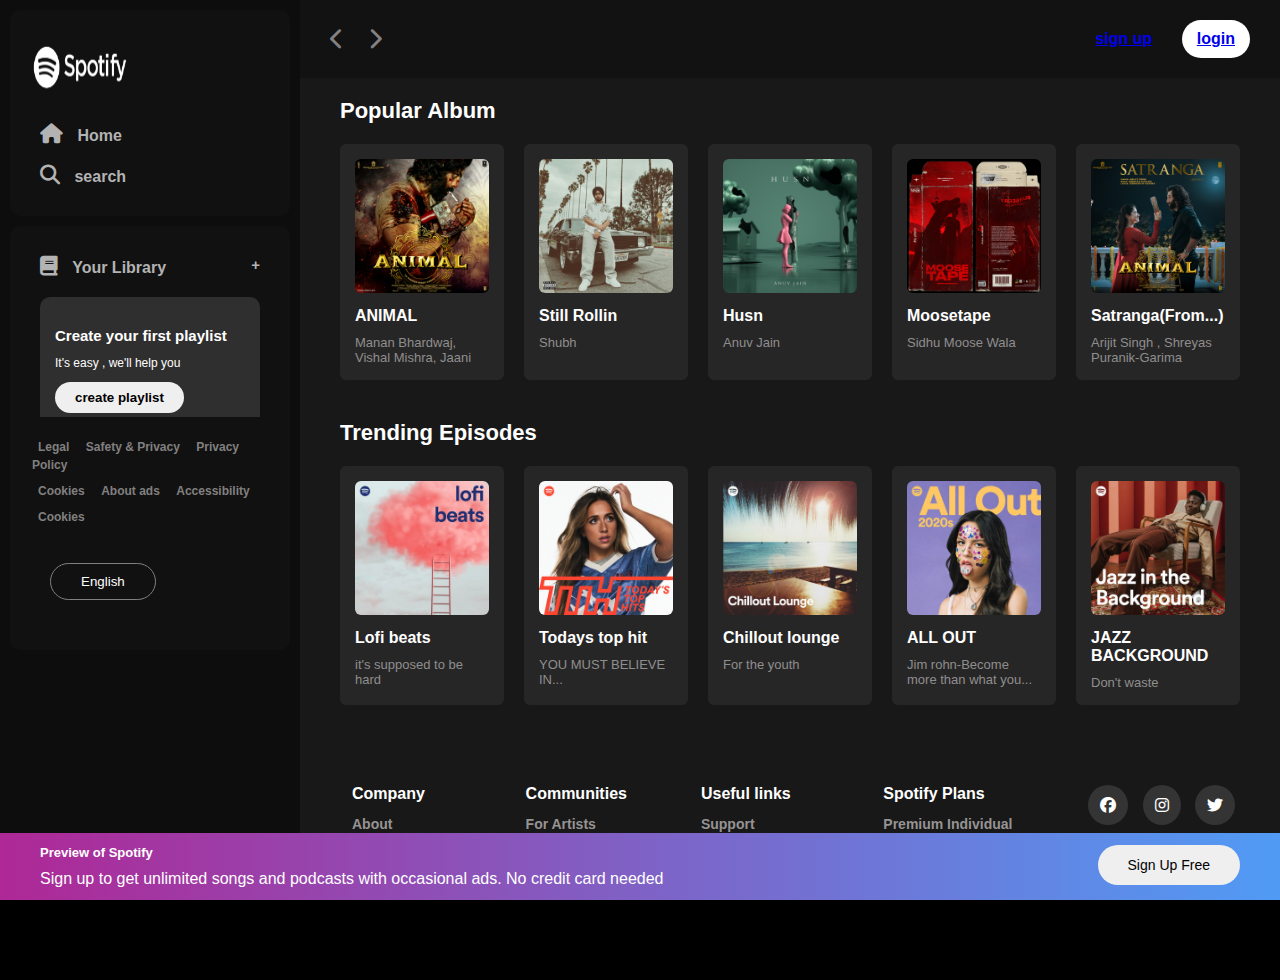
<file: spotify clone project/index.html>
<!DOCTYPE html>
<html lang="en">
<head>
    <meta charset="UTF-8">
    <meta name="viewport" content="width=device-width, initial-scale=1.0">
    <link rel="stylesheet" href="style1.css">
    <link rel="icon" href="https://e1.pngegg.com/pngimages/252/890/png-clipart-spotify-for-os-x-el-capitan-spotify-logo-thumbnail.png">

    <link rel="stylesheet" href="https://cdnjs.cloudflare.com/ajax/libs/font-awesome/6.7.2/css/all.min.css" integrity="sha512-Evv84Mr4kqVGRNSgIGL/F/aIDqQb7xQ2vcrdIwxfjThSH8CSR7PBEakCr51Ck+w+/U6swU2Im1vVX0SVk9ABhg==" crossorigin="anonymous" referrerpolicy="no-referrer" />


    <title>Spotify-Web</title>
</head>
<body>
    <div class="sidebar">
        <div class="sidebar-nav">
            <div class="logo">
                <a href=""><img src="logo-new1.png" height="80px"></a>
            </div>

            <ul>
                <li><a href="">
                    <span><i class="fa-solid fa-house"></i></span>
                    <span>Home</span>
                </a></li>

                <li><a href="">
                    <span><i class="fa-solid fa-magnifying-glass"></i></i></span>
                    <a href="./search.html">search</a>
                </a></li>
            </ul>
        </div>

        <div class="sidebar-nav box2">
            

            <ul>
                <li><a href="">
                    <span><i class="fa-solid fa-book"></i></span>
                    <span class="Library"> Your Library</span>
                </a></li>

                <li>
                    <div class="sidebar-scroll">
                    <div class="create-playlist"><h4>Create your first playlist</h4>
                    <p>It's easy , we'll help you</p>
                    <button id="btn">create playlist</button>
                    <script>
                        document.getElementById("btn").addEventListener("click",function(){
                            let response=confirm("do u want to login to create playlist");
                            if(response==true){
                                alert("login")
                            }
                        });
                       </script>
                </div>
                <div class="create-playlist"><h4>Create your first playlist</h4>
                    <p>It's easy , we'll help you</p>
                  <button>create-playlist</button>
                </div>
                </div>
                </li>
            </ul>
            <div class="privacy">
                <ul>
                    <li>
                        <a href="">Legal</a>
                        <a href="">Safety & Privacy</a>
                        <a href="">Privacy Policy</a>
                    </li>
                    <li>
                        <a href="">Cookies</a>
                        <a href="">About ads</a>
                        <a href="">Accessibility</a>
                    </li>
                    <li>
                        <a href="">Cookies</a>
                    </li>
                </ul>
            </div>
            <div class="eng-btn">
                <button>English</button>
            </div>
        </div>
        
        

    </div>
    <div class="main-section">
        <div class="top-nav">
            <div class="prev-btn">
                <button><i class="fa-solid fa-chevron-left"></i></button>
                <button><i class="fa-solid fa-chevron-right"></i></button>
            </div>
            <div class="login-btn">
                <button class="sign-up"><a href="./signup.html">sign up</a></button>
                <button class="login"><a href="./login.html">login</a></button>
            </div>
        </div>

        <div class="spotify-playlist">
            <h2>Popular Album</h2>
            <div class="card">
                <div class="item">
                    <img src="item-6.jpg" alt="">
                    <div class="play-btn">
                        <span><i class="fa-solid fa-play"></i></span>
                    </div>
                    <h4>ANIMAL</h4>
                    <p>Manan Bhardwaj, Vishal Mishra, Jaani</p>
                </div>

                <div class="item">
                    <img src="item-7.jpg" alt="">
                    <div class="play-btn">
                        <span><i class="fa-solid fa-play"></i></span>
                    </div>
                    <h4>Still Rollin</h4>
                    <p>Shubh</p>
                </div>

                <div class="item">
                    <img src="item-8.jpg" alt="">
                    <div class="play-btn">
                        <span><i class="fa-solid fa-play"></i></span>
                    </div>
                    <h4>Husn</h4>
                    <p>Anuv Jain</p>
                </div>

                <div class="item">
                    <img src="item-9.jpg" alt="">
                    <div class="play-btn">
                        <span><i class="fa-solid fa-play"></i></span>
                    </div>
                    <h4>Moosetape</h4>
                    <p>Sidhu Moose Wala</p>
                </div>

                <div class="item">
                    <img src="item-10.jpg" alt="">
                    <div class="play-btn">
                        <span><i class="fa-solid fa-play"></i></span>
                    </div>
                    <h4>Satranga(From...)</h4>
                    <p>Arijit Singh , Shreyas Puranik-Garima</p>
                </div>
            </div>
        </div>

        <div class="spotify-playlist">
            <h2>Trending Episodes</h2>
            <div class="card">
                <div class="item">
                    <img src="item-1.jpg" alt="">
                    <div class="play-btn">
                        <span><i class="fa-solid fa-play"></i></span>
                    </div>
                    <h4>Lofi beats</h4>
                    <p>it's supposed to be hard</p>
                </div>

                <div class="item">
                    <img src="item-2.jpg" alt="">
                    <div class="play-btn">
                        <span><i class="fa-solid fa-play"></i></span>
                    </div>
                    <h4>Todays top hit</h4>
                    <p>YOU MUST BELIEVE IN...</p>
                </div>

                <div class="item">
                    <img src="item-3.jpg" alt="">
                    <div class="play-btn">
                        <span><i class="fa-solid fa-play"></i></span>
                    </div>
                    <h4>Chillout lounge</h4>
                    <p>For the youth</p>
                </div>

                <div class="item">
                    <img src="item-4.jpg" alt="">
                    <div class="play-btn">
                        <span><i class="fa-solid fa-play"></i></span>
                    </div>
                    <h4>ALL OUT</h4>
                    <p>Jim rohn-Become more than what you...</p>
                </div>

                <div class="item">
                    <img src="item-5.jpg" alt="">
                    <div class="play-btn">
                        <span><i class="fa-solid fa-play"></i></span>
                    </div>
                    <h4>JAZZ BACKGROUND</h4>
                    <p>Don't waste </p>
                </div>
            </div>
        </div>

    <div class="footer-section">
        <div class="footer">
            <div class="footer-links">
                <div class="footer-column">
                    <div>Company</div>
                    <ul class="col-links">
                        <li><a href="">About</a></li>
                        <li><a href="">Jobs</a></li>
                        <li><a href="">For the Record</a></li>
                    </ul>
                </div>
                <div class="footer-column">
                    <div>Communities</div>
                    <ul class="col-links">
                        <li><a href="">For Artists</a></li>
                        <li><a href="">Developers</a></li>
                        <li><a href="">Advertising</a></li>
                        <li><a href="">Investors</a></li>
                        <li><a href="">Vendors</a></li>
                    </ul>
                </div>
                <div class="footer-column">
                    <div>Useful links</div>
                    <ul class="col-links">
                        <li><a href="">Support</a></li>
                        <li><a href="">Free Mobile App</a></li>
                    </ul>
                </div>
                <div class="footer-column">
                    <div>Spotify Plans</div>
                    <ul class="col-links">
                        <li><a href="">Premium Individual</a></li>
                        <li><a href="">Premium Duo</a></li>
                        <li><a href="">Premium Family</a></li>
                        <li><a href="">Premium Student</a></li>
                        <li><a href="">Spotify Free</a></li>
                    </ul>
                </div>
            </div>
            <div class="social-links">
                <div>
                    <i class="fa-brands fa-facebook"></i>
                    <i class="fa-brands fa-instagram"></i> 
                    <i class="fa-brands fa-twitter"></i>
                </div>
            </div>
        </div>
    </div>

<hr>

<div>
    <p class="copyright">&copy; © 2025 Spotify AB</p>
</div>

</div>

<div class="preview">
    <div class="text">
        <h4>Preview of Spotify</h4>
        <p>Sign up to get unlimited songs and podcasts with occasional ads. No credit card needed</p>
    </div>

    <div class="button">
        <button>Sign Up Free</button>
    </div>
</div>
</body>
</html>
</file>
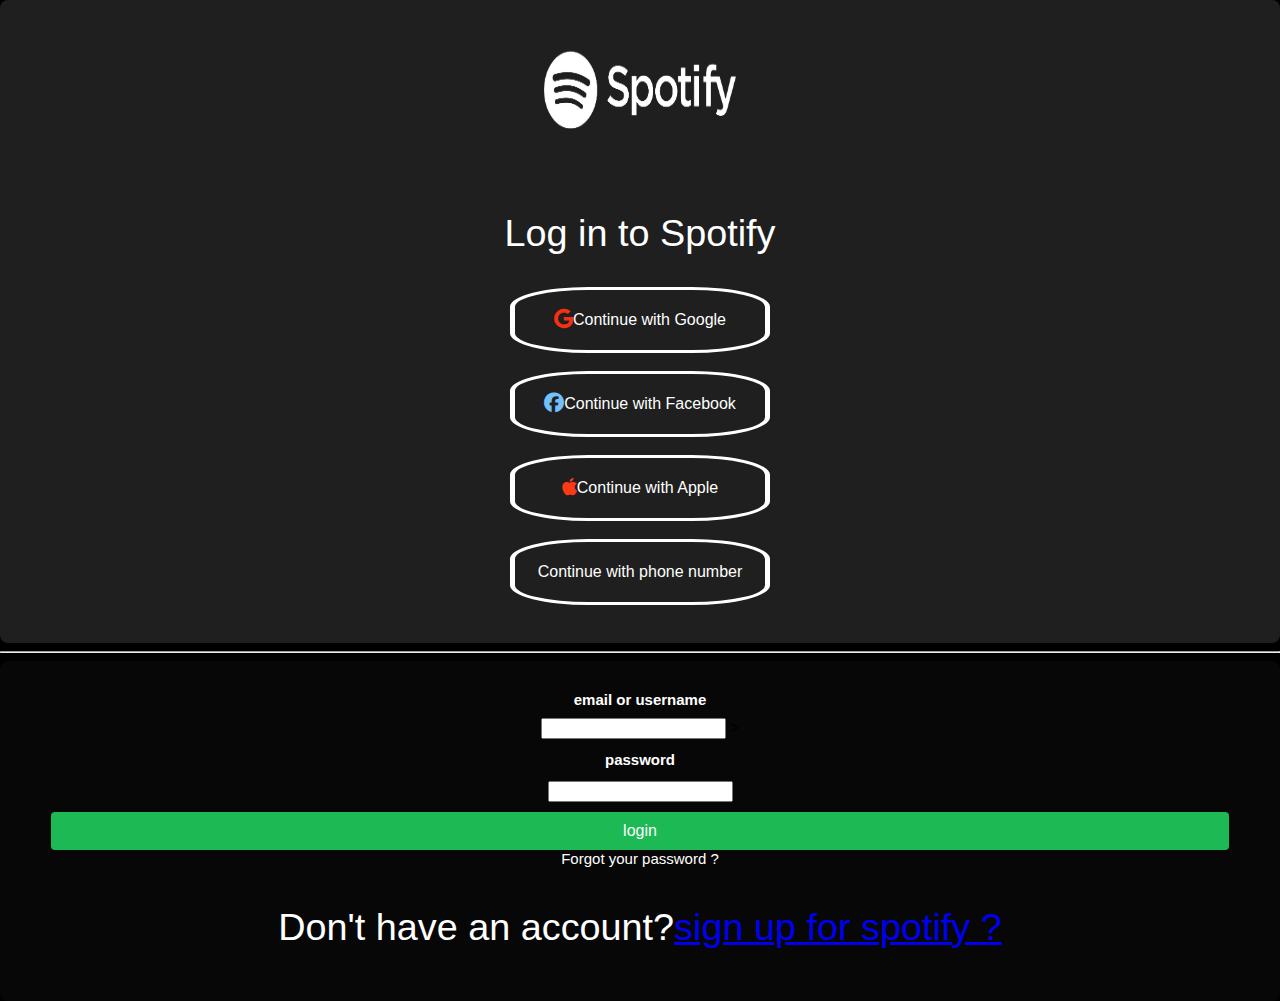
<file: spotify clone project/login.html>
<!DOCTYPE html>
<html lang="en">
<head>
    <meta charset="UTF-8">
    <meta name="viewport" content="width=device-width, initial-scale=1.0">
    <title>login-webpage-spotify-web</title>
    <link rel="stylesheet" href="./style2.css">
    <link rel="stylesheet" href="https://cdnjs.cloudflare.com/ajax/libs/font-awesome/6.7.2/css/all.min.css" integrity="sha512-Evv84Mr4kqVGRNSgIGL/F/aIDqQb7xQ2vcrdIwxfjThSH8CSR7PBEakCr51Ck+w+/U6swU2Im1vVX0SVk9ABhg==" crossorigin="anonymous" referrerpolicy="no-referrer" />
</head>
<body style="background-color: black;">
       <div class="box1">
       <div class="logo"> <img src="./logo-new1.png" height="150px" width="250px">
       </div>
       <p>Log in to Spotify</p>
       <div1 class="google border">
        <div2 class="add-icon"><i class="fa-brands fa-google fa-lg" style="color: #f83012;"></i></div2>
        Continue with Google</div1>
        <br>
       <div1 class="facebook border">
        <div class="add-icon"><i class="fa-brands fa-facebook fa-lg" style="color: #74C0FC;"></i></div>
        Continue with Facebook</div1><br>
       <div1 class="apple border">
        <div class="add-icon"><i class="fa-brands fa-apple fa-lg" style="color: #fb3a18;"></i></div>
        Continue with Apple</div1><br>
       <div1 class="phone border">Continue with phone number</div1><br>
       </div>
      <hr>
      <div class="box2 border2">
        <form >
        <h1>email or username </h1>
        <input type="email" name="email">
      > <h2>password</h2>
        <input type="password" name="password">
        <button>login</button>
        </form>
        <p2>Forgot your password ?</p2>
        <p>Don't have an account?<a href="./signup.html">sign up for spotify ?</a></p>
      </div>
</body>
</html>
</file>
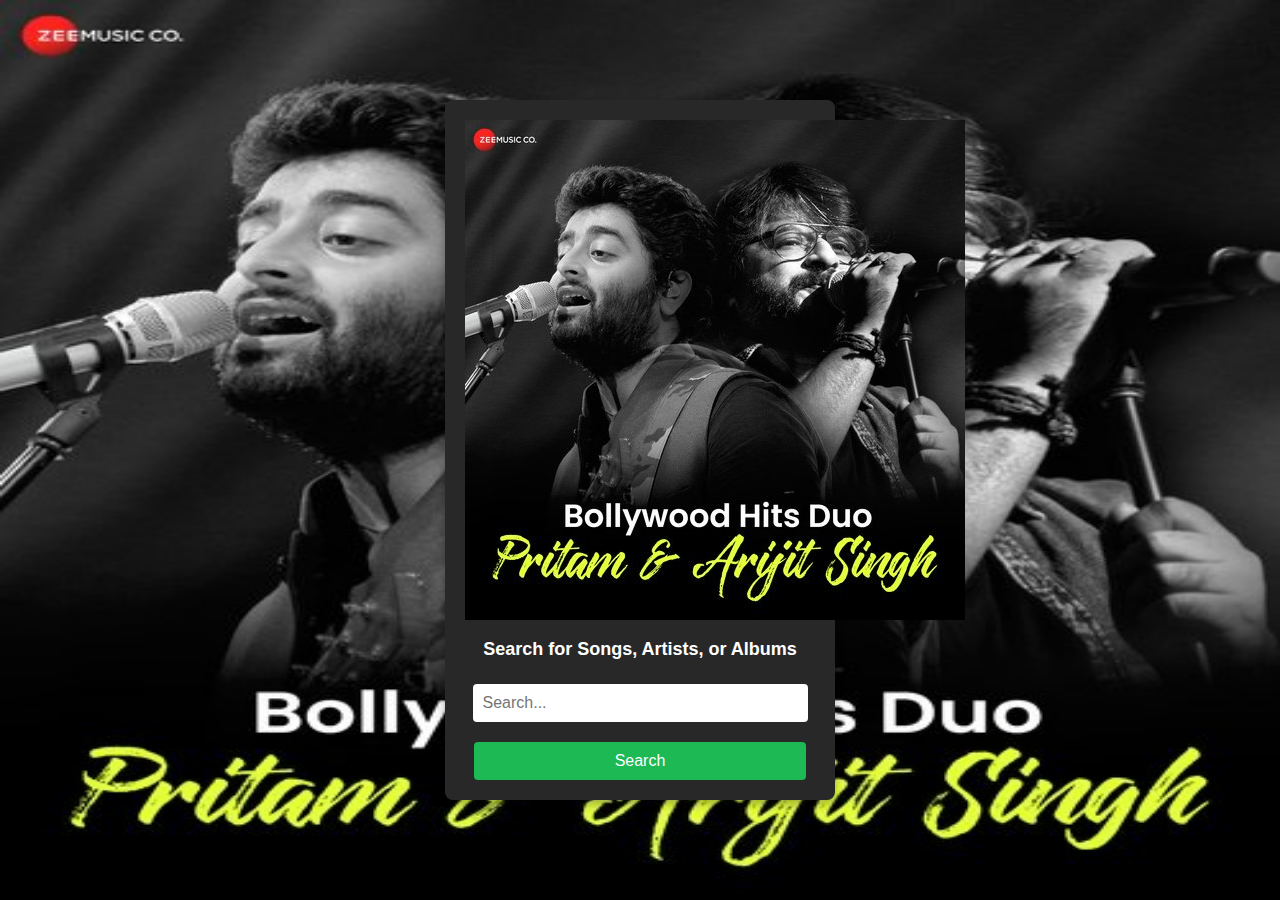
<file: spotify clone project/search.html>
<!DOCTYPE html>
<html lang="en">
<head>
    <meta charset="UTF-8">
    <meta name="viewport" content="width=device-width, initial-scale=1.0">
    <title>search-engine-spotify-web</title>
    <link rel="stylesheet" href="./style3.css">
</head>
<body>
    <div class="search-container">
        <img src="spty.jpg" alt="">
        <h2>Search for Songs, Artists, or Albums</h2>
        <form>
            <input type="text" placeholder="Search..." required>
            <button type="submit">Search</button>
        </form>
      
    </div>
</body>
</html>
</file>
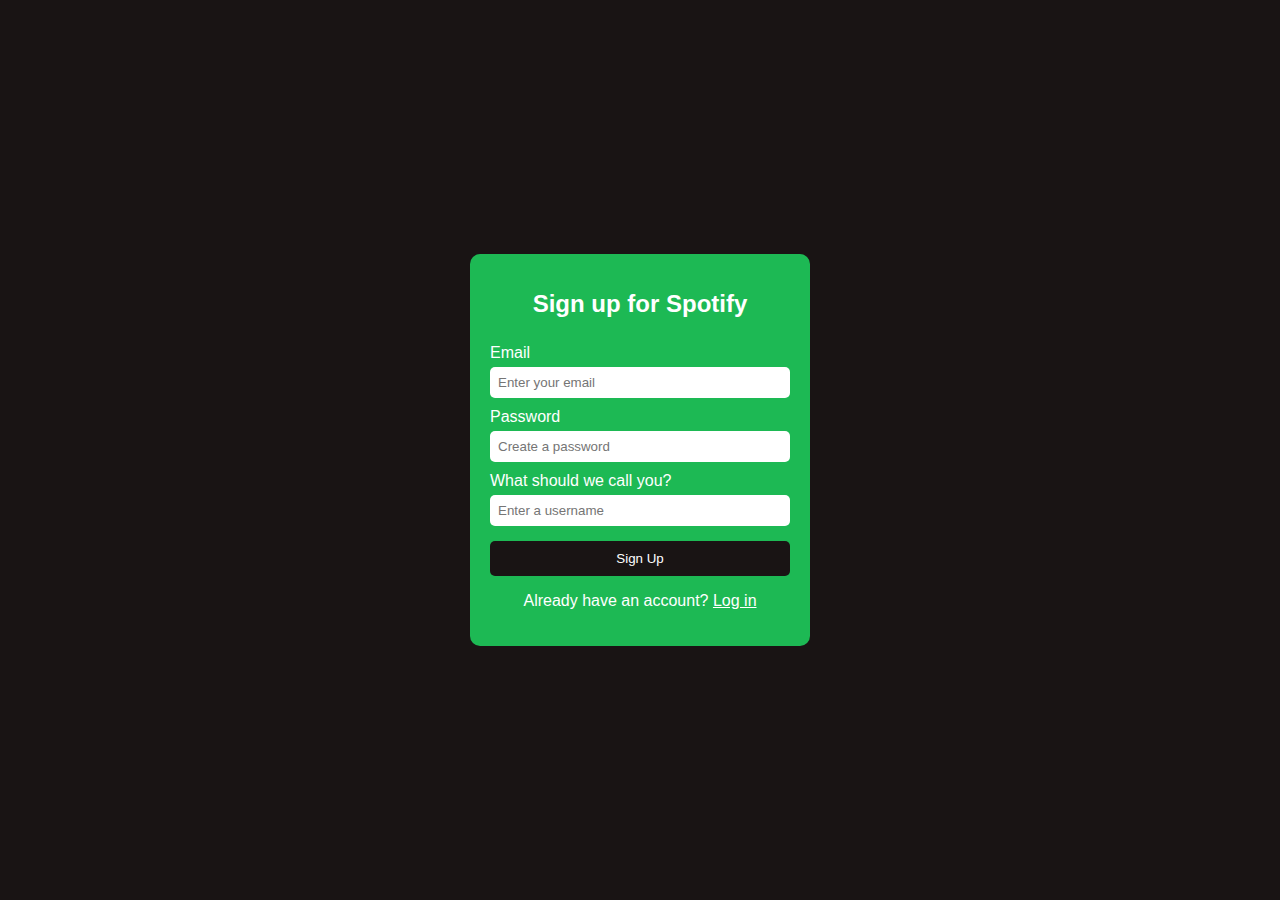
<file: spotify clone project/signup.html>
<!DOCTYPE html>
<html lang="en">
<head>
    <meta charset="UTF-8">
    <meta name="viewport" content="width=device-width, initial-scale=1.0">
    <title>Spotify Sign Up</title>
    <link rel="stylesheet" href="style4.css">
</head>
<body>
    <div class="signup-container">
        <h1>Sign up for Spotify</h1>
        <form>
            <label for="email">Email</label>
            <input type="email" id="email" placeholder="Enter your email" required>
            
            <label for="password">Password</label>
            <input type="password" id="password" placeholder="Create a password" required>
            
            <label for="username">What should we call you?</label>
            <input type="text" id="username" placeholder="Enter a username" required>
            
            <button type="submit">Sign Up</button>
        </form>
        <p>Already have an account? <a href="./login.html">Log in</a></p>
    </div>
</body>
</html>
</file>
<file: spotify clone project/style1.css>
*{
    margin: 0;
    padding: 0;
    box-sizing: border-box;
}
body{
    background: #000;
    font-family: Arial, Helvetica, sans-serif;
}
.sidebar{
    width: 300px;
    background: #0e0d0d;
    position: fixed;
    top: 0;
    left: 0;
    bottom: 0;
    padding: 10px;
}

.sidebar-nav{
    background: #111111;
    border-radius: 10px;
    padding: 20px 10px;
    margin-bottom: 10px;
}

.sidebar-nav .logo{
    width: 120px;
}

.sidebar-nav .logo img{
    width: 100%;
}
.sidebar-nav ul{
    list-style: none;
}

.sidebar-nav ul li{
   padding: 10px 20px;
}
.sidebar-nav ul li a:hover{
    color: #fff;
 }

.sidebar-nav ul li a{
    text-decoration: none;
    color: #b3b3b3;
    font-size: 16px;
    font-weight: 600;
 }
 .sidebar-nav ul li a i{
    font-size: 20px;
    margin-right: 10px;
 }
 .Library::after{
    content: '+';
    float: right;
    text-align: center;
    background: 5px;
    border-radius: 50%;
    font-size: 15px;
 }

 .create-playlist{
    background: #302f2f;
    padding: 30px 15px;
    border-radius: 10px;
    margin-bottom: 10px;
 }
 .sidebar-scroll{
    height: 120px;
    overflow-y: auto;
 }
 .sidebar-scroll::-webkit-scrollbar{
    background: transparent;
    width: 10px;
 }
 .sidebar-scroll::-webkit-scrollbar-thumb{
    background: #696868;
    width: 5px;
 }

 .create-playlist h4{
    color: #fff;
    font-size: 15px;
 }
 .create-playlist p{
    color: #fff;
    font-size: 12px;
    margin: 12px 0;
 }
 .create-playlist button{
    padding: 8px 20px;
    border: 0;
    outline: 0;
    border-radius: 20px;
    font-weight: 600;
    margin-bottom: 10px;
 }
 .privacy ul li a{
    text-decoration: none;
    color: #818080;
    font-size: 12px;
    font-weight: 600;
    margin: 0 6px;
 }
 .privacy ul li a:hover{
    text-decoration: underline;
    color: #bebcbc;
 }
 .privacy ul{
    list-style: none;
    margin-top: 10px;
 }

.privacy ul li{
    padding: 0 12px;
    padding-bottom: 8px;
}
.eng-btn{
    padding: 20px 30px;
}
.eng-btn button{
    padding: 10px 30px;
    background: transparent;
    border: 0;
    outline: none;
    color: #ffffff;
    border: 1px solid #818080;
    border-radius: 20px;
    margin: 10px 0;
}
.eng-btn button:hover{
    padding: 11px 31px;
    border: 1px solid #fff;
}
.main-section{
    margin-left: 300px;
    background: #181818;
    height: 100vh;
    overflow-y: auto;
    margin-bottom: 80px;
}

.main-section .top-nav{
    padding: 20px 30px;
    background: #131212;
    display: flex;
    align-items: center;
    justify-content: space-between;
}

.main-section .top-nav button{
    background: transparent;
    border: 0;
    outline: 0;
}
.main-section .top-nav .prev-btn button i{
    color: #838181;
    font-size: 22px;
    margin-right: 20px;
}

.top-nav .login-btn .sign-up{
    color: #838181;
    font-size: 16px;
    font-weight: 600;
    margin-right: 25px;
}
.top-nav .login-btn .sign-up:hover{
    color: #f7f5f5;
}
.top-nav .login-btn .login{
    color: #242323;
    font-size: 16px;
    font-weight: 600;
    background: #fff;
    padding: 10px 15px;
    border-radius: 20px;
}
.top-nav .login-btn .login:hover{
    background: #818080;
}
.spotify-playlist{
    padding: 20px 40px;
}
.spotify-playlist h2{
    color: #fff;
    font-size: 22px;
    margin-bottom: 20px;
}
.spotify-playlist .card{
    display: flex;
    gap: 20px;
    overflow: hidden;
}

.spotify-playlist .card .item{
    width: 220px;
    min-width: 140px;
    background-color: #272626;
    cursor: pointer;
    border-radius: 6px;
    padding: 15px;
}
.spotify-playlist .card .item:hover{
    background-color: #3d3c3c;
}
.spotify-playlist .card .item img{
    width: 100%;
    border-radius: 6px;
    margin-bottom: 10px;
}
.spotify-playlist .item h4{
    color: #fff;
}
.spotify-playlist .item p{
    color: #8f8e8e;
    font-size: 13px;
    margin-top: 10px;
}
.spotify-playlist .item p:hover{
    text-decoration: underline;
}
.spotify-playlist .play-btn{
    position: relative;
}
.spotify-playlist .play-btn i{
    position: absolute;
    background: #1db954;
    border-radius: 50%;
    padding: 10px;
    right: 8px;
    top: -40px;
    opacity: 0;transition: 0.3s ease all;
}
.spotify-playlist .card .item:hover .play-btn i{
    opacity: 1;
    transform: translateY(-20px);
}

.footer-section{
    padding: 20px 40px;
}
.footer-section .footer{
    display: flex;
    justify-content: space-between;
    margin-top: 40px;
}
.footer-section .footer .footer-links{
    display: flex;
    justify-content: space-between;
    gap: 50px;
}
.footer-section .footer .footer-links .footer-column{
    margin: 0 12px;
}
.footer-section .footer .footer-links div{
    color: #fff;
    font-weight: 600;
    margin-bottom: 12px;
    font-size: 16px;
}
.footer-section .footer .footer-links ul li{
    list-style: none;
    margin: 6px 0;
}
.footer-section .footer .footer-links ul li a{
    text-decoration: none;
    color: #969393;
    font-size: 14px;
    cursor: pointer;
}
.footer-section .footer .footer-links ul li a:hover{
    text-decoration: underline;
    color: #fff;
    
}
.footer .social-links i{
    color: #fff;
    background: #353434;
    padding: 12px;
    border-radius: 50%;
    margin: 0 5px;
    cursor: pointer;
}
.footer .social-links i:hover{
    background: #636262;
}
hr{
    margin: 20PX 40px;
    border: 0;
    outline: 0;
    border: 1px solid #575656;
    margin: 40px;
}
.copyright{
    padding: 0 40px;
    color: #969393;
    font-size: 15px;
    margin-bottom: 30px;
}
.preview{
    display: flex;
    justify-content: space-between;
    background: linear-gradient(to right, #ae2896, #509bf5);
    position: fixed;
    bottom: 0;
    left: 0;
    right: 0;
    padding: 12px 40px;
}
.preview h4{
    font-size: 13px;
    font-weight: 600;
    margin-bottom: 10px;
    color: #fff;
}
.preview p{
    font-size: 16px;
    font-weight: 400;
    color: #fff;
}
.preview button{
    padding: 12px 30px;
    border: 0;
    outline: 0;
    border-radius: 20px;
    font-size: 14px;
    font-weight: 600
    
}
</file>
<file: spotify clone project/style2.css>
body{
    background-color: black;
    
    font-family: Arial, sans-serif;
    /* display: inline-block; */
    justify-content: center;
    align-items: center;
    /* height: 100vh; */
    margin: 0;
}
.box1{
    background: #1e1f1e;
    padding: 20px;
    border-radius: 8px;
    text-align: center;
    /* width: 350px; */
    box-shadow: 0 4px 10px rgba(0, 0, 0, 0.3);
}


p{  
    color: white;
    text-align: center;
  
    text-decoration-style: bolder;
    font-size: 1cm;
    margin-bottom: 32px;
}
.google{
    height: 60px;
       width: 250px;
       color: white;
       justify-content: center;
       margin-right : 25px;
}
.border{
    display: flex;
    justify-content: center;
    align-items: center;
    border-radius: 30%;
    border-left: 5px;
    border-right: 5px;
    border-style: solid;
    border-color: white;
    margin: 0 auto;
}
.facebook{
    height: 60px;
       width: 250px;
       color: white;
       justify-content: center;
}
.apple{
    height: 60px;
       width: 250px;
       color: white;
       justify-content: center;
}
.phone{
    height: 60px;
       width: 250px;
       color: white;
       justify-content: center;
}




button {
    width: 95%;
    padding: 10px;
    background-color: #1DB954;
    border: none;
    border-radius: 4px;
    color: white;
    font-size: 16px;
    cursor: pointer;
    margin-top: 10px;
}

button:hover {
    background-color: #1ed760;
}








.box2{
    background: #070707;
    padding: 20px;
    border-radius: 8px;
    text-align: center;
    /* width: 350px; */
    box-shadow: 0 4px 10px rgba(0, 0, 0, 0.3);
}
h1{
     color: white;
    font-size: 15px;
}
h2{
     color: white;
    font-size: 15px;
}
p2{
    color: white;
    font-size: 15px;
}
p3{
    color: white;
    font-size: 300px;
}
</file>
<file: spotify clone project/style3.css>
body {
    background-image: url(spty.jpg);
    background-size: 100% 100%;
    font-family: Arial, sans-serif;
    display: flex;
    justify-content: center;
    align-items: center;
    height: 100vh;
    margin: 0;
}

.search-container {
    background: #282828;
    padding: 20px;
    border-radius: 8px;
    text-align: center;
    width: 350px;
    box-shadow: 0 4px 10px rgba(0, 0, 0, 0.3);
}

.logo {
    width: 120px;
    margin-bottom: 20px;
}

h2 {
    color: white;
    font-size: 18px;
}

input {
    width: 90%;
    padding: 10px;
    margin: 10px 0;
    border: none;
    border-radius: 4px;
    font-size: 16px;
}

button {
    width: 95%;
    padding: 10px;
    background-color: #1DB954;
    border: none;
    border-radius: 4px;
    color: white;
    font-size: 16px;
    cursor: pointer;
    margin-top: 10px;
}

button:hover {
    background-color: #1ed760;
}
</file>
<file: spotify clone project/style4.css>
body {
    font-family: Arial, sans-serif;
    background-color: #191414;
    color: white;
    display: flex;
    justify-content: center;
    align-items: center;
    height: 100vh;
    margin: 0;
}

.signup-container {
    background: #1DB954;
    padding: 20px;
    border-radius: 10px;
    text-align: center;
    width: 300px;
}

h1 {
    font-size: 24px;
}

form {
    display: flex;
    flex-direction: column;
}

label {
    margin-top: 10px;
    text-align: left;
}

input {
    padding: 8px;
    margin-top: 5px;
    border: none;
    border-radius: 5px;
}

button {
    margin-top: 15px;
    background: #191414;
    color: white;
    padding: 10px;
    border: none;
    border-radius: 5px;
    cursor: pointer;
}

button:hover {
    background: #333;
}

p a {
    color: white;
    text-decoration: underline;
}
</file>
